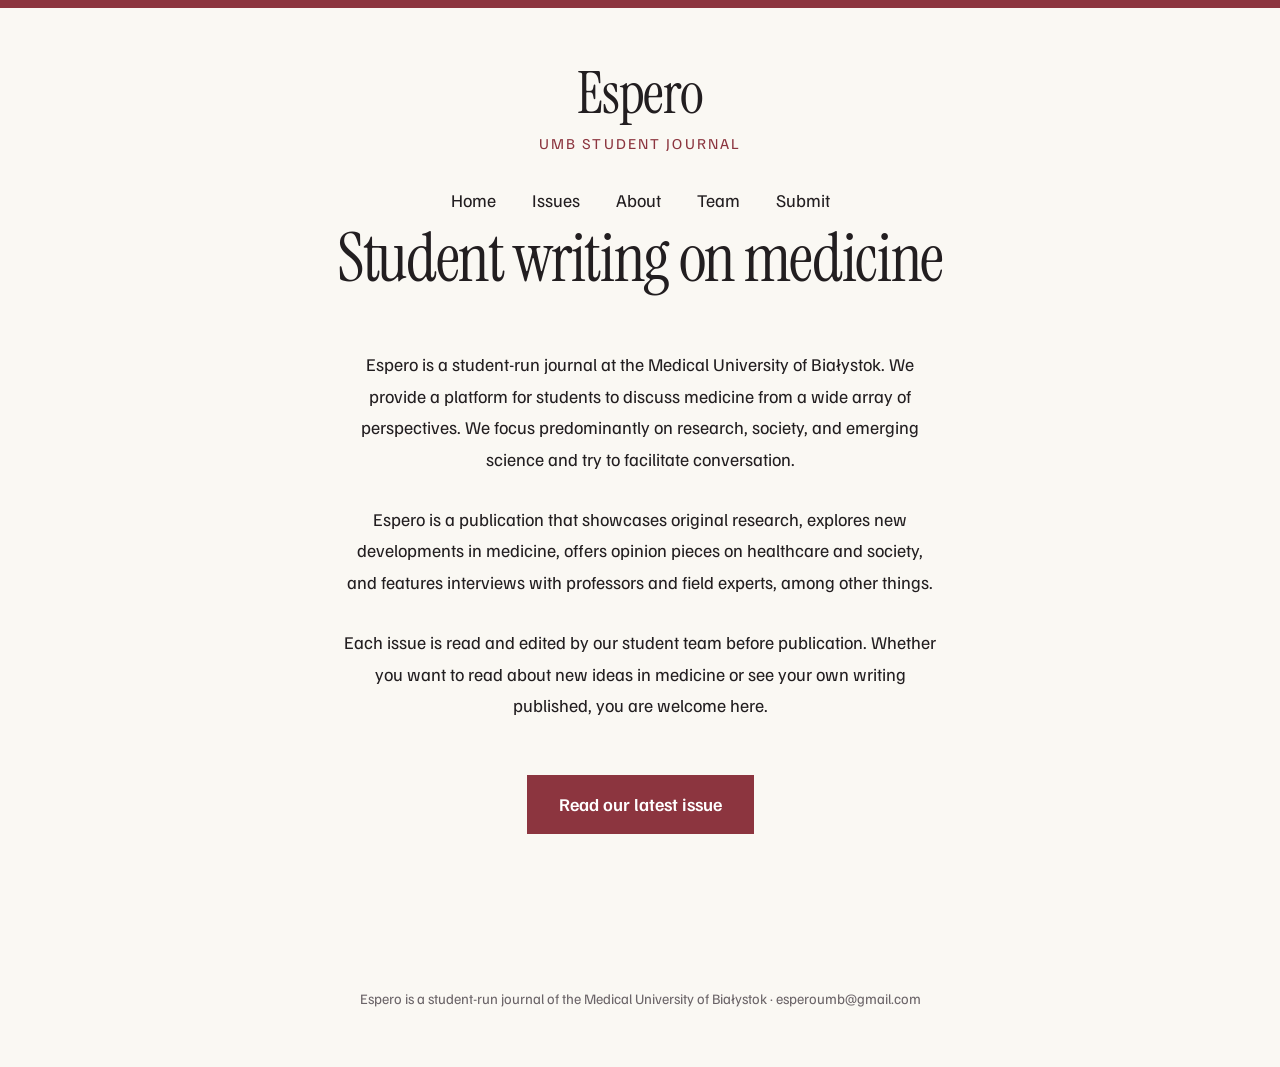
<file: index.html>
<!doctype html><html lang="en"><head><meta charset="utf-8"><meta name="viewport" content="width=device-width,initial-scale=1"><meta name="description" content="Espero is a student-run journal of the Medical University of Białystok: research summaries, reviews, interviews and essays on medicine, science and the human experience."><meta property="og:site_name" content="Espero"><meta property="og:description" content="Student writing on medicine, science and the human experience from the Medical University of Białystok."><meta name="theme-color" content="#8C353F"><link rel="preconnect" href="https://fonts.googleapis.com"><link rel="preconnect" href="https://fonts.gstatic.com" crossorigin><link href="https://fonts.googleapis.com/css2?family=Familjen+Grotesk:wght@400;600&family=Instrument+Serif&display=swap" rel="stylesheet"><title>Espero – UMB Student Journal</title><style>:root{--bg:#FAF8F3;--ink:#221E20;--muted:#6b6468;--wine:#8C353F;--pink:#D8B0BC;--navy:#33475A}
*{box-sizing:border-box;margin:0}
body{background:var(--bg);color:var(--ink);font:18px/1.75 "Familjen Grotesk",system-ui,sans-serif;text-align:center}
a{color:inherit;text-decoration:none}
a:focus-visible{outline:3px solid var(--wine);outline-offset:3px}
h1,h2,h3,.mark{font-family:"Instrument Serif",Georgia,serif;font-weight:400;letter-spacing:-.02em;line-height:1.05}
.wrap{max-width:780px;margin:0 auto;padding:0 24px}
header{padding:56px 24px 0;border-top:8px solid var(--wine)}
.mark{display:inline-block;font-size:3.6rem}
nav{margin-top:22px}
nav>a,.dd>a{display:inline-block;margin:0 18px;padding:6px 0}
nav a:hover{color:var(--wine)}
.dd{position:relative;display:inline-block}
.dd ul{display:none;position:absolute;top:100%;left:50%;transform:translateX(-50%);z-index:5;list-style:none;padding:12px 24px;background:var(--bg);border:1px solid #ddd6cc;white-space:nowrap}
.dd:hover ul,.dd:focus-within ul{display:block}
.dd li a{display:block;padding:5px 0}
main{padding:90px 0 20px}
.hero h1{font-size:clamp(2.6rem,7vw,4.2rem);max-width:13em;margin:0 auto 56px}
.lead{max-width:33em;margin:0 auto}
.lead p{margin-bottom:1.6em}
.issue h1{font-size:clamp(2.8rem,9vw,4.8rem)}
.issue p{margin:16px 0 72px;color:var(--wine);font-size:1.2rem}
.entry{margin-bottom:48px}
.entry a{font-weight:600;font-size:1.25rem;line-height:1.4;display:inline-block;max-width:32em}
.entry a:hover{color:var(--wine)}
.entry .by{color:var(--muted);margin-top:4px}
.entry .tag{display:block;color:var(--wine);font-style:italic;font-size:.95rem;margin-bottom:4px}
.text{text-align:left}
.text p{margin-bottom:1.5em}
.btn{display:inline-block;margin-top:24px;padding:14px 32px;background:var(--wine);color:#fff;font-weight:600}
.btn:hover{background:var(--navy)}
.sub{display:block;margin-top:6px;font-size:.95rem;letter-spacing:.14em;text-transform:uppercase;color:var(--wine)}
footer{margin-top:120px;padding:32px 24px 56px;font-size:.9rem;color:var(--muted)}</style></head><body><header><a class="mark" href="index.html">Espero</a><span class="sub">UMB Student Journal</span><nav><a href="index.html">Home</a><a href="issues.html">Issues</a><a href="about.html">About</a><a href="team.html">Team</a><a href="submit.html">Submit</a></nav></header><main class="wrap"><div class="hero"><h1>Student writing on medicine</h1></div><div class="lead">
<p>Espero is a student-run journal at the Medical University of Białystok. We provide a platform for students to discuss medicine from a wide array of perspectives. We focus predominantly on research, society, and emerging science and try to facilitate conversation.</p>
<p>Espero is a publication that showcases original research, explores new developments in medicine, offers opinion pieces on healthcare and society, and features interviews with professors and field experts, among other things.</p>
<p>Each issue is read and edited by our student team before publication. Whether you want to read about new ideas in medicine or see your own writing published, you are welcome here.</p>
<a class="btn" href="issues/vol-1-issue-1.html">Read our latest issue</a></div></main><footer>Espero is a student-run journal of the Medical University of Białystok · <a href="mailto:esperoumb@gmail.com">esperoumb@gmail.com</a></footer></body></html>
</file>
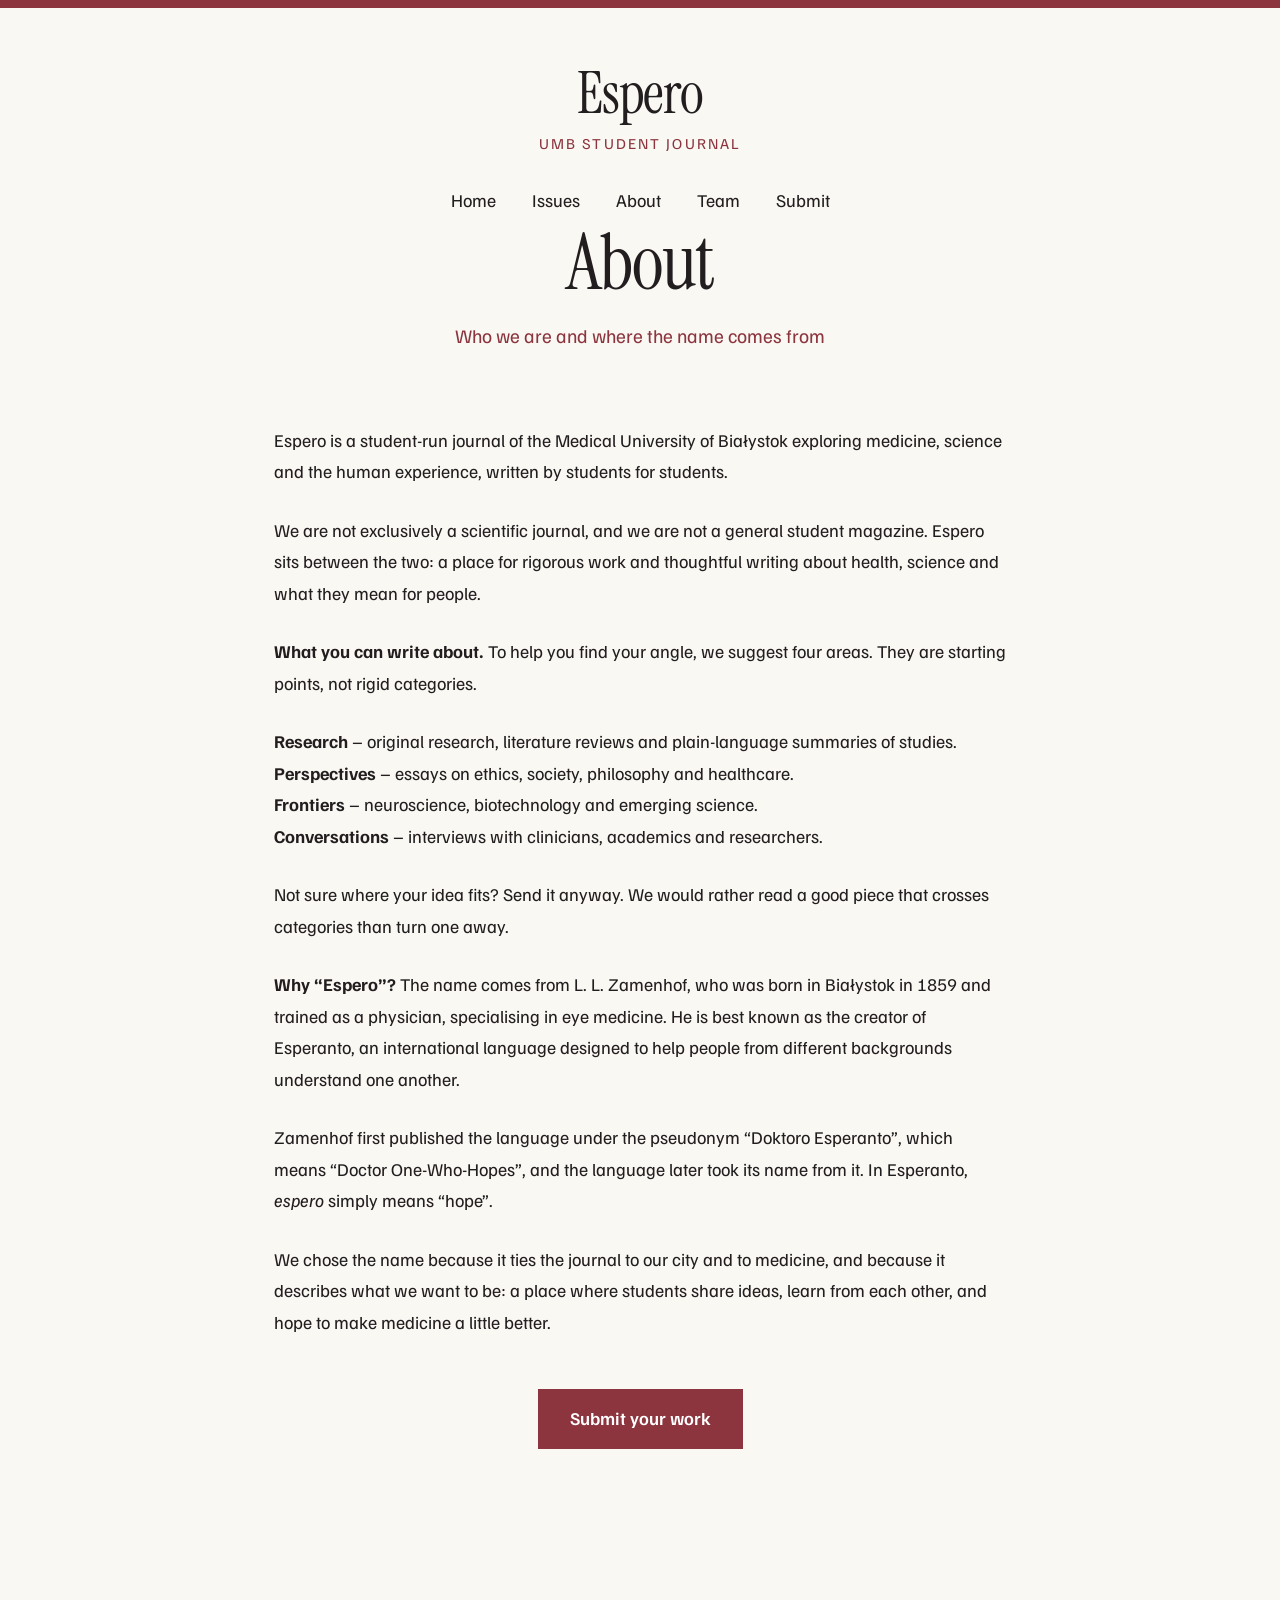
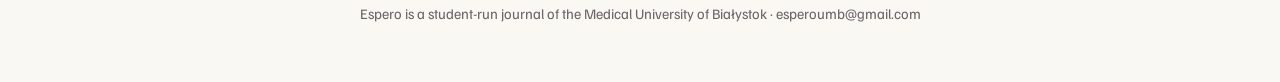
<file: about.html>
<!doctype html><html lang="en"><head><meta charset="utf-8"><meta name="viewport" content="width=device-width,initial-scale=1"><meta name="description" content="Espero is a student-run journal of the Medical University of Białystok: research summaries, reviews, interviews and essays on medicine, science and the human experience."><meta property="og:site_name" content="Espero"><meta property="og:description" content="Student writing on medicine, science and the human experience from the Medical University of Białystok."><meta name="theme-color" content="#8C353F"><link rel="preconnect" href="https://fonts.googleapis.com"><link rel="preconnect" href="https://fonts.gstatic.com" crossorigin><link href="https://fonts.googleapis.com/css2?family=Familjen+Grotesk:wght@400;600&family=Instrument+Serif&display=swap" rel="stylesheet"><title>About – Espero</title><style>:root{--bg:#FAF8F3;--ink:#221E20;--muted:#6b6468;--wine:#8C353F;--pink:#D8B0BC;--navy:#33475A}
*{box-sizing:border-box;margin:0}
body{background:var(--bg);color:var(--ink);font:18px/1.75 "Familjen Grotesk",system-ui,sans-serif;text-align:center}
a{color:inherit;text-decoration:none}
a:focus-visible{outline:3px solid var(--wine);outline-offset:3px}
h1,h2,h3,.mark{font-family:"Instrument Serif",Georgia,serif;font-weight:400;letter-spacing:-.02em;line-height:1.05}
.wrap{max-width:780px;margin:0 auto;padding:0 24px}
header{padding:56px 24px 0;border-top:8px solid var(--wine)}
.mark{display:inline-block;font-size:3.6rem}
nav{margin-top:22px}
nav>a,.dd>a{display:inline-block;margin:0 18px;padding:6px 0}
nav a:hover{color:var(--wine)}
.dd{position:relative;display:inline-block}
.dd ul{display:none;position:absolute;top:100%;left:50%;transform:translateX(-50%);z-index:5;list-style:none;padding:12px 24px;background:var(--bg);border:1px solid #ddd6cc;white-space:nowrap}
.dd:hover ul,.dd:focus-within ul{display:block}
.dd li a{display:block;padding:5px 0}
main{padding:90px 0 20px}
.hero h1{font-size:clamp(2.6rem,7vw,4.2rem);max-width:13em;margin:0 auto 56px}
.lead{max-width:33em;margin:0 auto}
.lead p{margin-bottom:1.6em}
.issue h1{font-size:clamp(2.8rem,9vw,4.8rem)}
.issue p{margin:16px 0 72px;color:var(--wine);font-size:1.2rem}
.entry{margin-bottom:48px}
.entry a{font-weight:600;font-size:1.25rem;line-height:1.4;display:inline-block;max-width:32em}
.entry a:hover{color:var(--wine)}
.entry .by{color:var(--muted);margin-top:4px}
.entry .tag{display:block;color:var(--wine);font-style:italic;font-size:.95rem;margin-bottom:4px}
.text{text-align:left}
.text p{margin-bottom:1.5em}
.btn{display:inline-block;margin-top:24px;padding:14px 32px;background:var(--wine);color:#fff;font-weight:600}
.btn:hover{background:var(--navy)}
.sub{display:block;margin-top:6px;font-size:.95rem;letter-spacing:.14em;text-transform:uppercase;color:var(--wine)}
footer{margin-top:120px;padding:32px 24px 56px;font-size:.9rem;color:var(--muted)}</style></head><body><header><a class="mark" href="index.html">Espero</a><span class="sub">UMB Student Journal</span><nav><a href="index.html">Home</a><a href="issues.html">Issues</a><a href="about.html">About</a><a href="team.html">Team</a><a href="submit.html">Submit</a></nav></header><main class="wrap"><div class="issue"><h1>About</h1><p>Who we are and where the name comes from</p></div><div class="text"><p>Espero is a student-run journal of the Medical University of Białystok exploring medicine, science and the human experience, written by students for students.</p><p>We are not exclusively a scientific journal, and we are not a general student magazine. Espero sits between the two: a place for rigorous work and thoughtful writing about health, science and what they mean for people.</p><p><b>What you can write about.</b> To help you find your angle, we suggest four areas. They are starting points, not rigid categories.</p><p><b>Research</b> – original research, literature reviews and plain-language summaries of studies.<br><b>Perspectives</b> – essays on ethics, society, philosophy and healthcare.<br><b>Frontiers</b> – neuroscience, biotechnology and emerging science.<br><b>Conversations</b> – interviews with clinicians, academics and researchers.</p><p>Not sure where your idea fits? Send it anyway. We would rather read a good piece that crosses categories than turn one away.</p><p><b>Why “Espero”?</b> The name comes from L. L. Zamenhof, who was born in Białystok in 1859 and trained as a physician, specialising in eye medicine. He is best known as the creator of Esperanto, an international language designed to help people from different backgrounds understand one another.</p><p>Zamenhof first published the language under the pseudonym “Doktoro Esperanto”, which means “Doctor One-Who-Hopes”, and the language later took its name from it. In Esperanto, <i>espero</i> simply means “hope”.</p><p>We chose the name because it ties the journal to our city and to medicine, and because it describes what we want to be: a place where students share ideas, learn from each other, and hope to make medicine a little better.</p><p style="text-align:center"><a class="btn" href="submit.html">Submit your work</a></p></div></main><footer>Espero is a student-run journal of the Medical University of Białystok · <a href="mailto:esperoumb@gmail.com">esperoumb@gmail.com</a></footer></body></html>
</file>
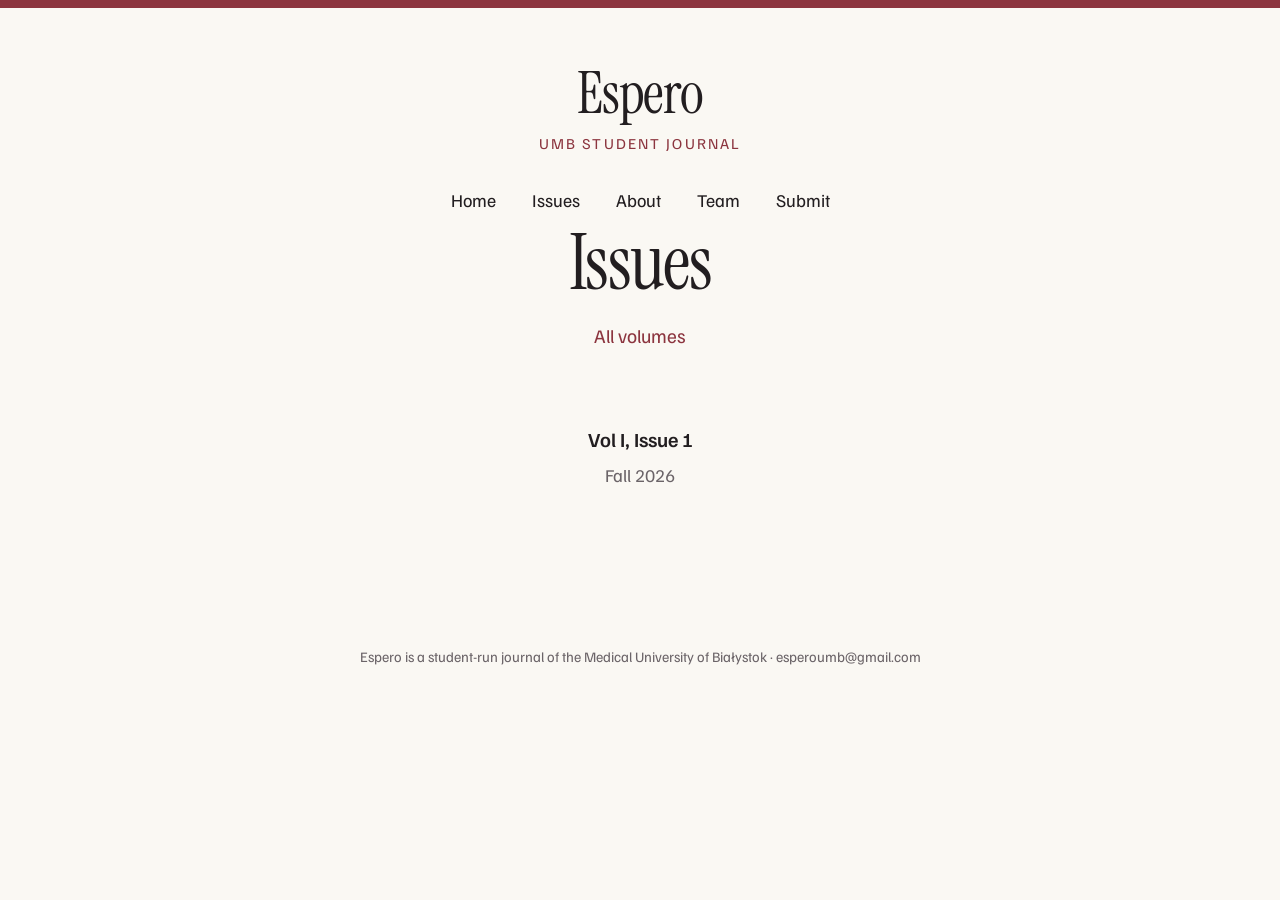
<file: issues.html>
<!doctype html><html lang="en"><head><meta charset="utf-8"><meta name="viewport" content="width=device-width,initial-scale=1"><meta name="description" content="Espero is a student-run journal of the Medical University of Białystok: research summaries, reviews, interviews and essays on medicine, science and the human experience."><meta property="og:site_name" content="Espero"><meta property="og:description" content="Student writing on medicine, science and the human experience from the Medical University of Białystok."><meta name="theme-color" content="#8C353F"><link rel="preconnect" href="https://fonts.googleapis.com"><link rel="preconnect" href="https://fonts.gstatic.com" crossorigin><link href="https://fonts.googleapis.com/css2?family=Familjen+Grotesk:wght@400;600&family=Instrument+Serif&display=swap" rel="stylesheet"><title>Issues – Espero</title><style>:root{--bg:#FAF8F3;--ink:#221E20;--muted:#6b6468;--wine:#8C353F;--pink:#D8B0BC;--navy:#33475A}
*{box-sizing:border-box;margin:0}
body{background:var(--bg);color:var(--ink);font:18px/1.75 "Familjen Grotesk",system-ui,sans-serif;text-align:center}
a{color:inherit;text-decoration:none}
a:focus-visible{outline:3px solid var(--wine);outline-offset:3px}
h1,h2,h3,.mark{font-family:"Instrument Serif",Georgia,serif;font-weight:400;letter-spacing:-.02em;line-height:1.05}
.wrap{max-width:780px;margin:0 auto;padding:0 24px}
header{padding:56px 24px 0;border-top:8px solid var(--wine)}
.mark{display:inline-block;font-size:3.6rem}
nav{margin-top:22px}
nav>a,.dd>a{display:inline-block;margin:0 18px;padding:6px 0}
nav a:hover{color:var(--wine)}
.dd{position:relative;display:inline-block}
.dd ul{display:none;position:absolute;top:100%;left:50%;transform:translateX(-50%);z-index:5;list-style:none;padding:12px 24px;background:var(--bg);border:1px solid #ddd6cc;white-space:nowrap}
.dd:hover ul,.dd:focus-within ul{display:block}
.dd li a{display:block;padding:5px 0}
main{padding:90px 0 20px}
.hero h1{font-size:clamp(2.6rem,7vw,4.2rem);max-width:13em;margin:0 auto 56px}
.lead{max-width:33em;margin:0 auto}
.lead p{margin-bottom:1.6em}
.issue h1{font-size:clamp(2.8rem,9vw,4.8rem)}
.issue p{margin:16px 0 72px;color:var(--wine);font-size:1.2rem}
.entry{margin-bottom:48px}
.entry a{font-weight:600;font-size:1.25rem;line-height:1.4;display:inline-block;max-width:32em}
.entry a:hover{color:var(--wine)}
.entry .by{color:var(--muted);margin-top:4px}
.entry .tag{display:block;color:var(--wine);font-style:italic;font-size:.95rem;margin-bottom:4px}
.text{text-align:left}
.text p{margin-bottom:1.5em}
.btn{display:inline-block;margin-top:24px;padding:14px 32px;background:var(--wine);color:#fff;font-weight:600}
.btn:hover{background:var(--navy)}
.sub{display:block;margin-top:6px;font-size:.95rem;letter-spacing:.14em;text-transform:uppercase;color:var(--wine)}
footer{margin-top:120px;padding:32px 24px 56px;font-size:.9rem;color:var(--muted)}</style></head><body><header><a class="mark" href="index.html">Espero</a><span class="sub">UMB Student Journal</span><nav><a href="index.html">Home</a><a href="issues.html">Issues</a><a href="about.html">About</a><a href="team.html">Team</a><a href="submit.html">Submit</a></nav></header><main class="wrap"><div class="issue"><h1>Issues</h1><p>All volumes</p></div><div class="entry"><a href="issues/vol-1-issue-1.html">Vol I, Issue 1</a><div class="by">Fall 2026</div></div></main><footer>Espero is a student-run journal of the Medical University of Białystok · <a href="mailto:esperoumb@gmail.com">esperoumb@gmail.com</a></footer></body></html>
</file>
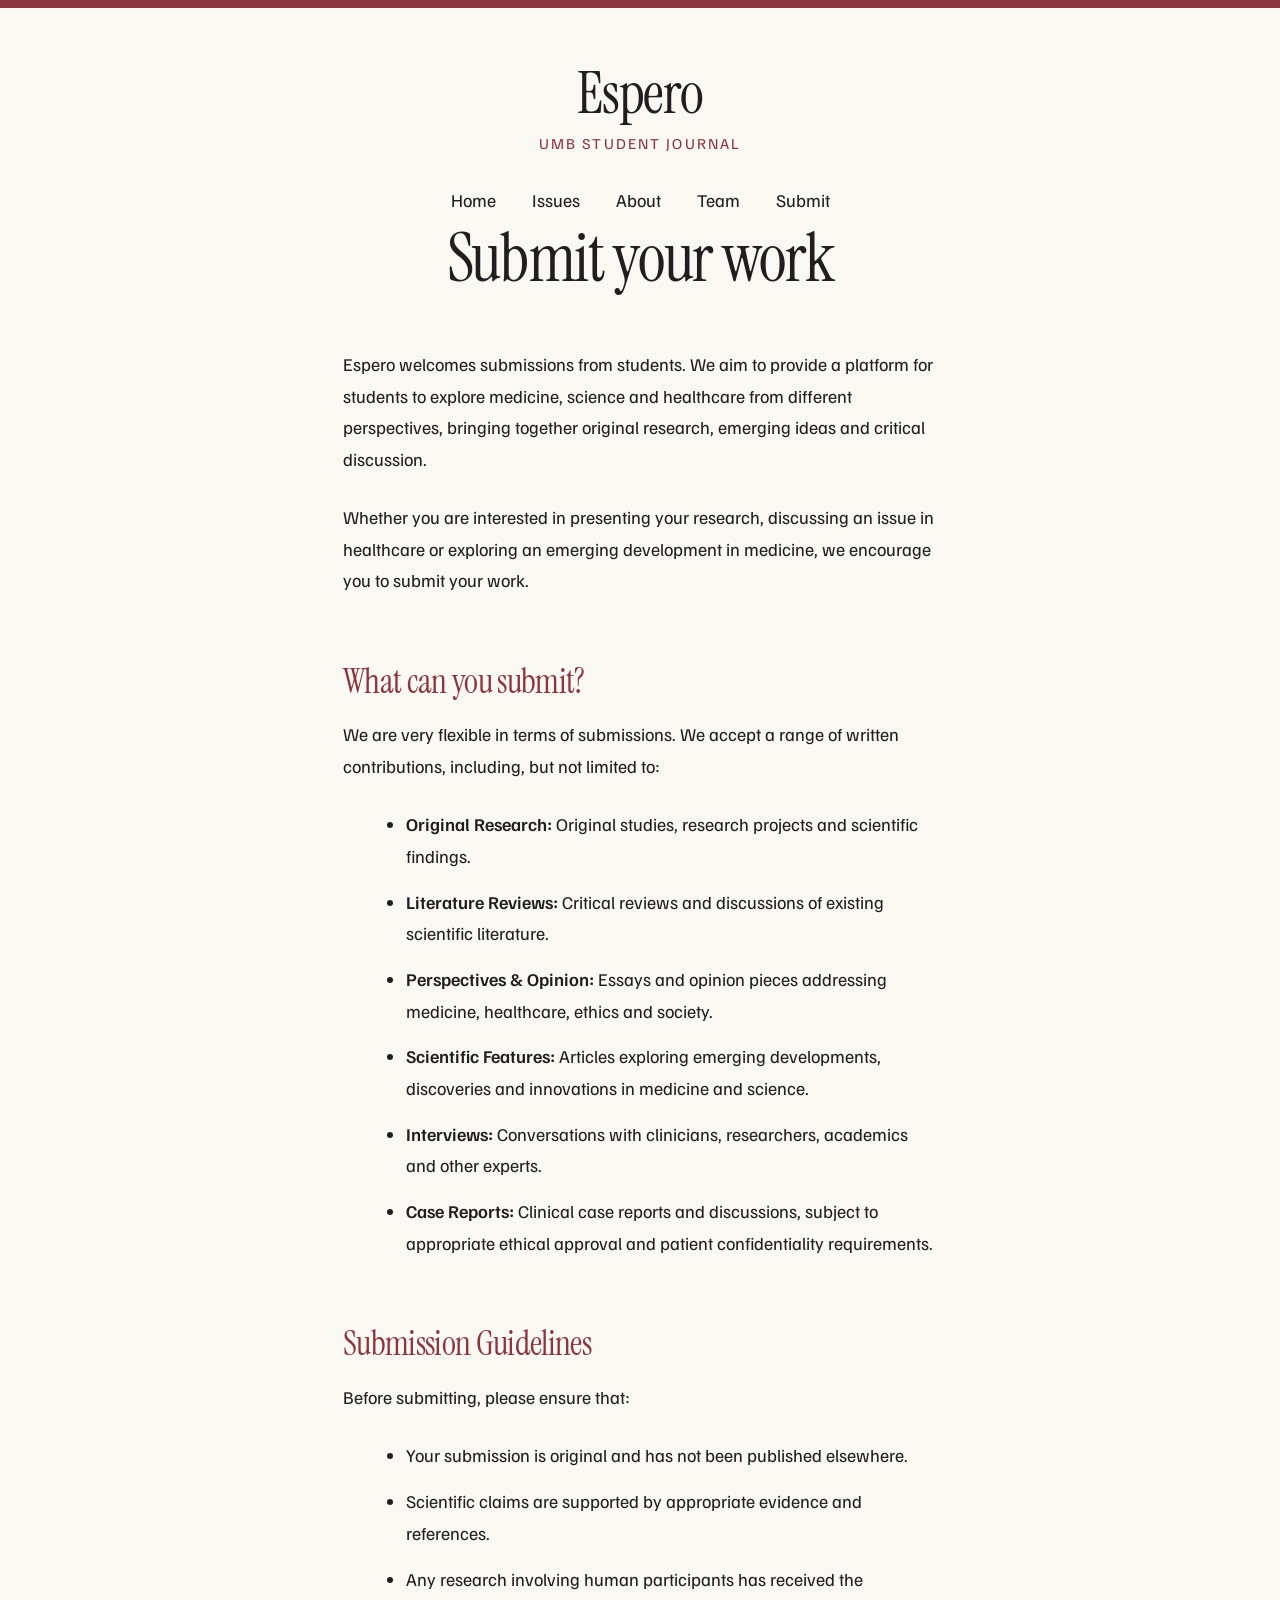
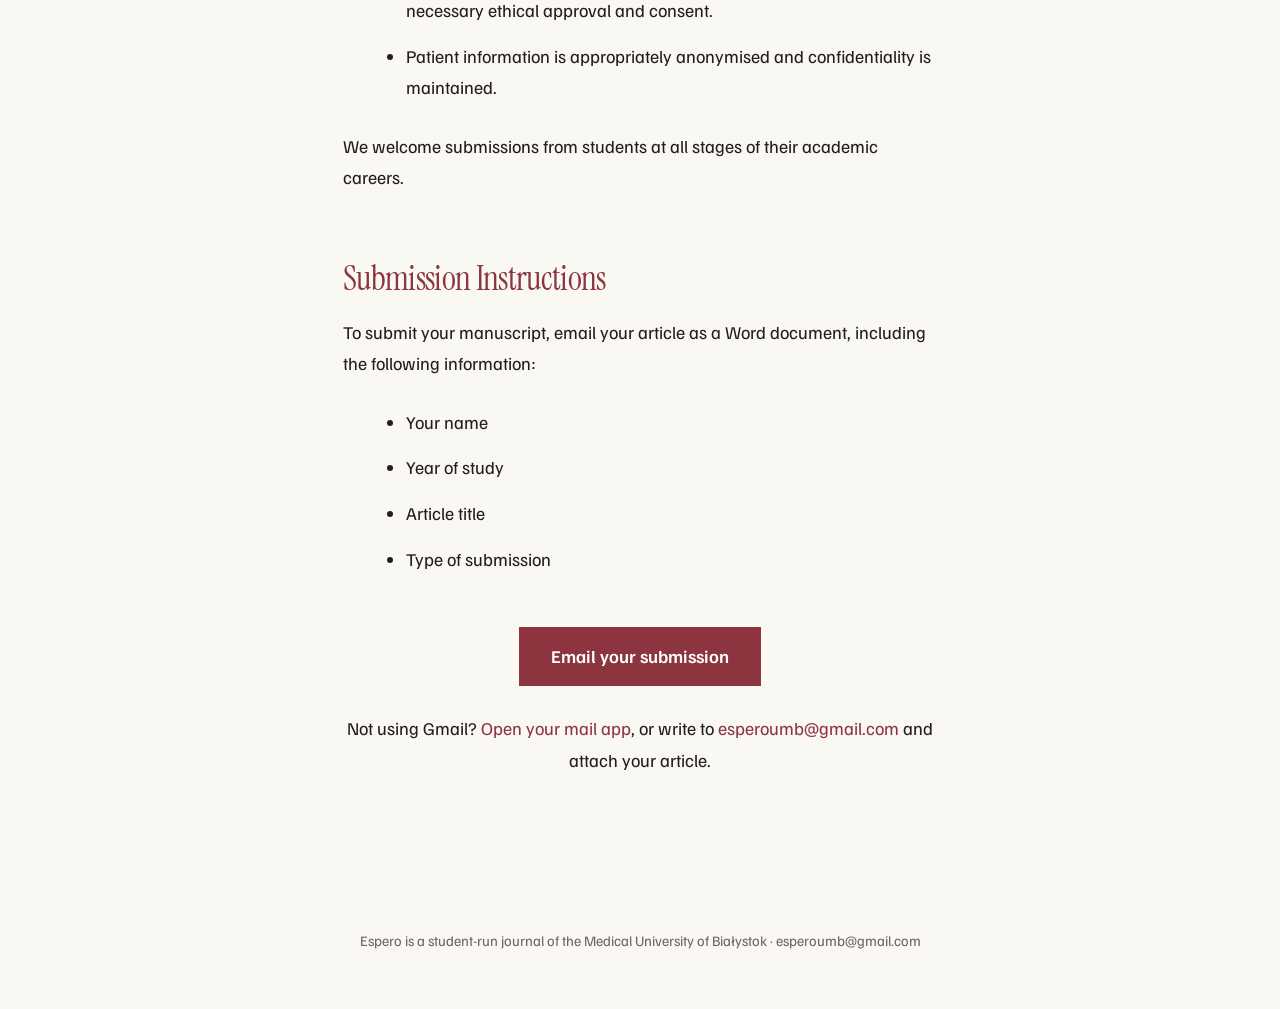
<file: submit.html>
<!doctype html><html lang="en"><head><meta charset="utf-8"><meta name="viewport" content="width=device-width,initial-scale=1"><meta name="description" content="Submit your work to Espero: original research, literature reviews, perspectives, scientific features, interviews and case reports."><meta property="og:site_name" content="Espero"><meta property="og:description" content="Espero welcomes student submissions on medicine, science and healthcare."><meta name="theme-color" content="#8C353F"><link rel="preconnect" href="https://fonts.googleapis.com"><link rel="preconnect" href="https://fonts.gstatic.com" crossorigin><link href="https://fonts.googleapis.com/css2?family=Familjen+Grotesk:wght@400;600&family=Instrument+Serif&display=swap" rel="stylesheet"><title>Submit – Espero</title><style>:root{--bg:#FAF8F3;--ink:#221E20;--muted:#6b6468;--wine:#8C353F;--pink:#D8B0BC;--navy:#33475A}
*{box-sizing:border-box;margin:0}
body{background:var(--bg);color:var(--ink);font:18px/1.75 "Familjen Grotesk",system-ui,sans-serif;text-align:center}
a{color:inherit;text-decoration:none}
a:focus-visible{outline:3px solid var(--wine);outline-offset:3px}
h1,h2,h3,.mark{font-family:"Instrument Serif",Georgia,serif;font-weight:400;letter-spacing:-.02em;line-height:1.05}
.wrap{max-width:780px;margin:0 auto;padding:0 24px}
header{padding:56px 24px 0;border-top:8px solid var(--wine)}
.mark{display:inline-block;font-size:3.6rem}
nav{margin-top:22px}
nav>a,.dd>a{display:inline-block;margin:0 18px;padding:6px 0}
nav a:hover{color:var(--wine)}
.dd{position:relative;display:inline-block}
.dd ul{display:none;position:absolute;top:100%;left:50%;transform:translateX(-50%);z-index:5;list-style:none;padding:12px 24px;background:var(--bg);border:1px solid #ddd6cc;white-space:nowrap}
.dd:hover ul,.dd:focus-within ul{display:block}
.dd li a{display:block;padding:5px 0}
main{padding:90px 0 20px}
.hero h1{font-size:clamp(2.6rem,7vw,4.2rem);max-width:13em;margin:0 auto 56px}
.text{text-align:left;max-width:33em;margin:0 auto}
.text p{margin-bottom:1.5em}
.text h2{font-size:2.1rem;margin:2em 0 .6em;color:var(--wine)}
.text ul{margin:0 0 1.5em 1.3em}
.text li{margin-bottom:.8em}
.text strong{font-weight:600}
.cta{text-align:center}
.btn{display:inline-block;margin-top:24px;padding:14px 32px;background:var(--wine);color:#fff;font-weight:600}
.btn:hover{background:var(--navy)}
.sub{display:block;margin-top:6px;font-size:.95rem;letter-spacing:.14em;text-transform:uppercase;color:var(--wine)}
footer{margin-top:120px;padding:32px 24px 56px;font-size:.9rem;color:var(--muted)}</style></head><body><header><a class="mark" href="index.html">Espero</a><span class="sub">UMB Student Journal</span><nav><a href="index.html">Home</a><a href="issues.html">Issues</a><a href="about.html">About</a><a href="team.html">Team</a><a href="submit.html">Submit</a></nav></header><main class="wrap"><div class="hero"><h1>Submit your work</h1></div><div class="text">
<p>Espero welcomes submissions from students. We aim to provide a platform for students to explore medicine, science and healthcare from different perspectives, bringing together original research, emerging ideas and critical discussion.</p>
<p>Whether you are interested in presenting your research, discussing an issue in healthcare or exploring an emerging development in medicine, we encourage you to submit your work.</p>

<h2>What can you submit?</h2>
<p>We are very flexible in terms of submissions. We accept a range of written contributions, including, but not limited to:</p>
<ul>
<li><strong>Original Research:</strong> Original studies, research projects and scientific findings.</li>
<li><strong>Literature Reviews:</strong> Critical reviews and discussions of existing scientific literature.</li>
<li><strong>Perspectives &amp; Opinion:</strong> Essays and opinion pieces addressing medicine, healthcare, ethics and society.</li>
<li><strong>Scientific Features:</strong> Articles exploring emerging developments, discoveries and innovations in medicine and science.</li>
<li><strong>Interviews:</strong> Conversations with clinicians, researchers, academics and other experts.</li>
<li><strong>Case Reports:</strong> Clinical case reports and discussions, subject to appropriate ethical approval and patient confidentiality requirements.</li>
</ul>

<h2>Submission Guidelines</h2>
<p>Before submitting, please ensure that:</p>
<ul>
<li>Your submission is original and has not been published elsewhere.</li>
<li>Scientific claims are supported by appropriate evidence and references.</li>
<li>Any research involving human participants has received the necessary ethical approval and consent.</li>
<li>Patient information is appropriately anonymised and confidentiality is maintained.</li>
</ul>
<p>We welcome submissions from students at all stages of their academic careers.</p>

<h2>Submission Instructions</h2>
<p>To submit your manuscript, email your article as a Word document, including the following information:</p>
<ul>
<li>Your name</li>
<li>Year of study</li>
<li>Article title</li>
<li>Type of submission</li>
</ul>
<p style="text-align:center"><a class="btn" href="https://mail.google.com/mail/?view=cm&amp;fs=1&amp;to=esperoumb@gmail.com&amp;su=Espero%20submission&amp;body=Name:%0AYear%20of%20study:%0AArticle%20title:%0AType%20of%20submission%20(Original%20Research,%20Literature%20Review,%20Perspectives%20%26%20Opinion,%20Scientific%20Feature,%20Interview%20or%20Case%20Report):%0A%0APlease%20attach%20your%20article%20as%20a%20Word%20document." target="_blank" rel="noopener">Email your submission</a></p><p style="text-align:center">Not using Gmail? <a href="mailto:esperoumb@gmail.com?subject=Espero%20submission&amp;body=Name:%0AYear%20of%20study:%0AArticle%20title:%0AType%20of%20submission%20(Original%20Research,%20Literature%20Review,%20Perspectives%20%26%20Opinion,%20Scientific%20Feature,%20Interview%20or%20Case%20Report):%0A%0APlease%20attach%20your%20article%20as%20a%20Word%20document." style="color:var(--wine)">Open your mail app</a>, or write to <a href="mailto:esperoumb@gmail.com" style="color:var(--wine)">esperoumb@gmail.com</a> and attach your article.</p>
</div></main><footer>Espero is a student-run journal of the Medical University of Białystok · <a href="mailto:esperoumb@gmail.com">esperoumb@gmail.com</a></footer></body></html>
</file>
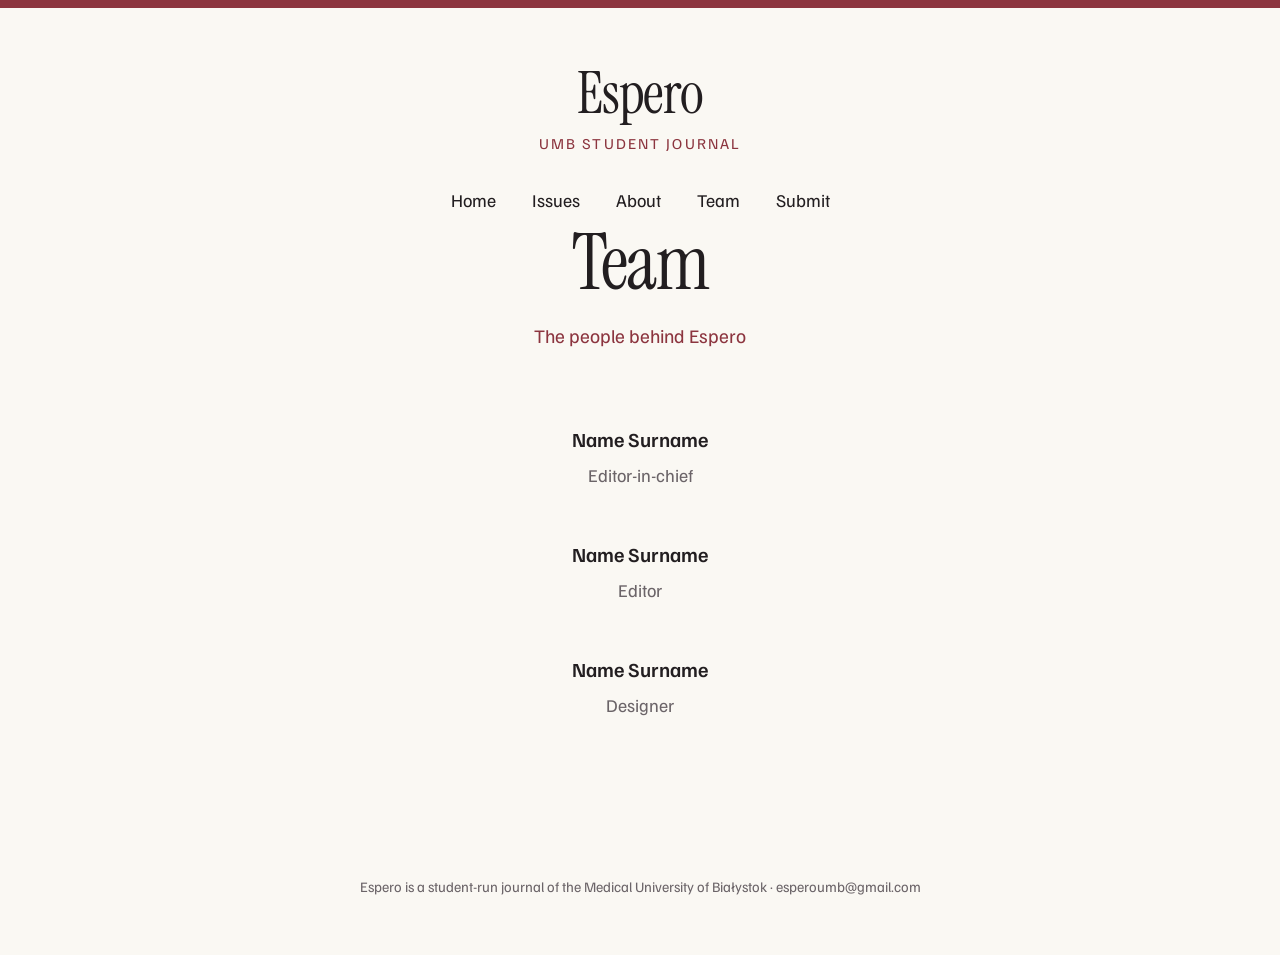
<file: team.html>
<!doctype html><html lang="en"><head><meta charset="utf-8"><meta name="viewport" content="width=device-width,initial-scale=1"><meta name="description" content="Espero is a student-run journal of the Medical University of Białystok: research summaries, reviews, interviews and essays on medicine, science and the human experience."><meta property="og:site_name" content="Espero"><meta property="og:description" content="Student writing on medicine, science and the human experience from the Medical University of Białystok."><meta name="theme-color" content="#8C353F"><link rel="preconnect" href="https://fonts.googleapis.com"><link rel="preconnect" href="https://fonts.gstatic.com" crossorigin><link href="https://fonts.googleapis.com/css2?family=Familjen+Grotesk:wght@400;600&family=Instrument+Serif&display=swap" rel="stylesheet"><title>Team – Espero</title><style>:root{--bg:#FAF8F3;--ink:#221E20;--muted:#6b6468;--wine:#8C353F;--pink:#D8B0BC;--navy:#33475A}
*{box-sizing:border-box;margin:0}
body{background:var(--bg);color:var(--ink);font:18px/1.75 "Familjen Grotesk",system-ui,sans-serif;text-align:center}
a{color:inherit;text-decoration:none}
a:focus-visible{outline:3px solid var(--wine);outline-offset:3px}
h1,h2,h3,.mark{font-family:"Instrument Serif",Georgia,serif;font-weight:400;letter-spacing:-.02em;line-height:1.05}
.wrap{max-width:780px;margin:0 auto;padding:0 24px}
header{padding:56px 24px 0;border-top:8px solid var(--wine)}
.mark{display:inline-block;font-size:3.6rem}
nav{margin-top:22px}
nav>a,.dd>a{display:inline-block;margin:0 18px;padding:6px 0}
nav a:hover{color:var(--wine)}
.dd{position:relative;display:inline-block}
.dd ul{display:none;position:absolute;top:100%;left:50%;transform:translateX(-50%);z-index:5;list-style:none;padding:12px 24px;background:var(--bg);border:1px solid #ddd6cc;white-space:nowrap}
.dd:hover ul,.dd:focus-within ul{display:block}
.dd li a{display:block;padding:5px 0}
main{padding:90px 0 20px}
.hero h1{font-size:clamp(2.6rem,7vw,4.2rem);max-width:13em;margin:0 auto 56px}
.lead{max-width:33em;margin:0 auto}
.lead p{margin-bottom:1.6em}
.issue h1{font-size:clamp(2.8rem,9vw,4.8rem)}
.issue p{margin:16px 0 72px;color:var(--wine);font-size:1.2rem}
.entry{margin-bottom:48px}
.entry a{font-weight:600;font-size:1.25rem;line-height:1.4;display:inline-block;max-width:32em}
.entry a:hover{color:var(--wine)}
.entry .by{color:var(--muted);margin-top:4px}
.entry .tag{display:block;color:var(--wine);font-style:italic;font-size:.95rem;margin-bottom:4px}
.text{text-align:left}
.text p{margin-bottom:1.5em}
.btn{display:inline-block;margin-top:24px;padding:14px 32px;background:var(--wine);color:#fff;font-weight:600}
.btn:hover{background:var(--navy)}
.sub{display:block;margin-top:6px;font-size:.95rem;letter-spacing:.14em;text-transform:uppercase;color:var(--wine)}
footer{margin-top:120px;padding:32px 24px 56px;font-size:.9rem;color:var(--muted)}</style></head><body><header><a class="mark" href="index.html">Espero</a><span class="sub">UMB Student Journal</span><nav><a href="index.html">Home</a><a href="issues.html">Issues</a><a href="about.html">About</a><a href="team.html">Team</a><a href="submit.html">Submit</a></nav></header><main class="wrap"><div class="issue"><h1>Team</h1><p>The people behind Espero</p></div><div class="entry"><a>Name Surname</a><div class="by">Editor-in-chief</div></div><div class="entry"><a>Name Surname</a><div class="by">Editor</div></div><div class="entry"><a>Name Surname</a><div class="by">Designer</div></div></main><footer>Espero is a student-run journal of the Medical University of Białystok · <a href="mailto:esperoumb@gmail.com">esperoumb@gmail.com</a></footer></body></html>
</file>
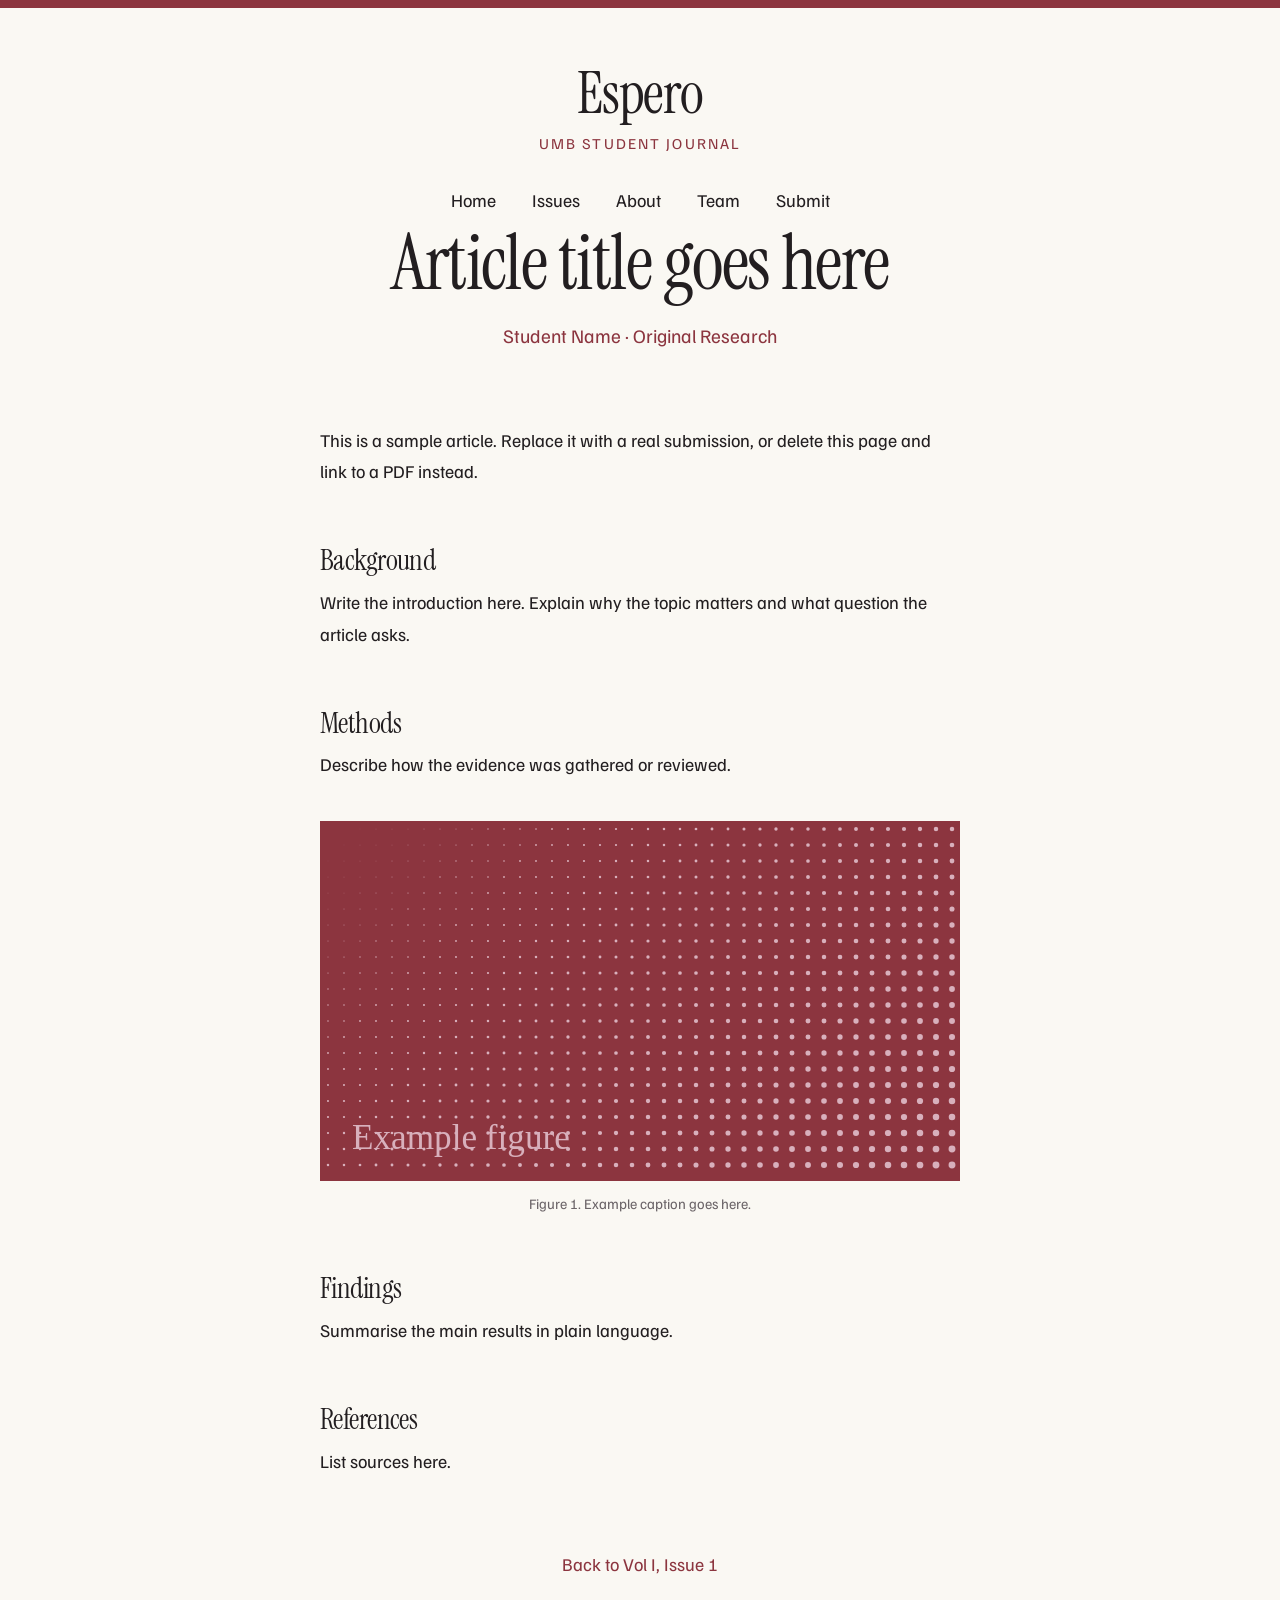
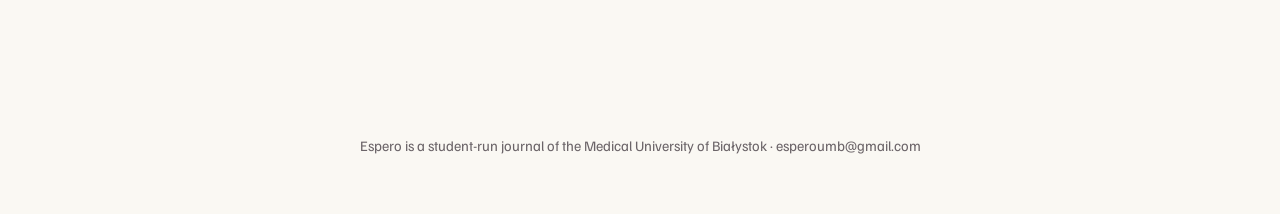
<file: articles/example-article-1.html>
<!doctype html><html lang="en"><head><meta charset="utf-8"><meta name="viewport" content="width=device-width,initial-scale=1"><meta name="description" content="Espero is a student-run journal of the Medical University of Białystok: research summaries, reviews, interviews and essays on medicine, science and the human experience."><meta property="og:site_name" content="Espero"><meta property="og:description" content="Student writing on medicine, science and the human experience from the Medical University of Białystok."><meta name="theme-color" content="#8C353F"><link rel="preconnect" href="https://fonts.googleapis.com"><link rel="preconnect" href="https://fonts.gstatic.com" crossorigin><link href="https://fonts.googleapis.com/css2?family=Familjen+Grotesk:wght@400;600&family=Instrument+Serif&display=swap" rel="stylesheet"><title>Article title goes here – Espero</title><style>:root{--bg:#FAF8F3;--ink:#221E20;--muted:#6b6468;--wine:#8C353F;--pink:#D8B0BC;--navy:#33475A}
*{box-sizing:border-box;margin:0}
body{background:var(--bg);color:var(--ink);font:18px/1.75 "Familjen Grotesk",system-ui,sans-serif;text-align:center}
a{color:inherit;text-decoration:none}
a:focus-visible{outline:3px solid var(--wine);outline-offset:3px}
h1,h2,h3,.mark{font-family:"Instrument Serif",Georgia,serif;font-weight:400;letter-spacing:-.02em;line-height:1.05}
.wrap{max-width:780px;margin:0 auto;padding:0 24px}
header{padding:56px 24px 0;border-top:8px solid var(--wine)}
.mark{display:inline-block;font-size:3.6rem}
nav{margin-top:22px}
nav>a,.dd>a{display:inline-block;margin:0 18px;padding:6px 0}
nav a:hover{color:var(--wine)}
.dd{position:relative;display:inline-block}
.dd ul{display:none;position:absolute;top:100%;left:50%;transform:translateX(-50%);z-index:5;list-style:none;padding:12px 24px;background:var(--bg);border:1px solid #ddd6cc;white-space:nowrap}
.dd:hover ul,.dd:focus-within ul{display:block}
.dd li a{display:block;padding:5px 0}
main{padding:90px 0 20px}
.hero h1{font-size:clamp(2.6rem,7vw,4.2rem);max-width:13em;margin:0 auto 56px}
.lead{max-width:33em;margin:0 auto}
.lead p{margin-bottom:1.6em}
.issue h1{font-size:clamp(2.8rem,9vw,4.8rem)}
.issue p{margin:16px 0 72px;color:var(--wine);font-size:1.2rem}
.entry{margin-bottom:48px}
.entry a{font-weight:600;font-size:1.25rem;line-height:1.4;display:inline-block;max-width:32em}
.entry a:hover{color:var(--wine)}
.entry .by{color:var(--muted);margin-top:4px}
.entry .tag{display:block;color:var(--wine);font-style:italic;font-size:.95rem;margin-bottom:4px}
.text{text-align:left}
.text p{margin-bottom:1.5em}
.btn{display:inline-block;margin-top:24px;padding:14px 32px;background:var(--wine);color:#fff;font-weight:600}
.btn:hover{background:var(--navy)}
.sub{display:block;margin-top:6px;font-size:.95rem;letter-spacing:.14em;text-transform:uppercase;color:var(--wine)}
footer{margin-top:120px;padding:32px 24px 56px;font-size:.9rem;color:var(--muted)}.art{text-align:left;max-width:64ch;margin:0 auto}.art h3{font-size:1.8rem;margin:2em 0 .4em}.art p{margin-bottom:1.5em}figure{margin:2.2em 0}figure img{display:block;max-width:100%;height:auto;margin:0 auto}figcaption{margin-top:10px;font-size:.9rem;color:var(--muted);text-align:center}.back{display:block;margin-top:72px;text-align:center;color:var(--wine)}</style></head><body><header><a class="mark" href="../index.html">Espero</a><span class="sub">UMB Student Journal</span><nav><a href="../index.html">Home</a><a href="../issues.html">Issues</a><a href="../about.html">About</a><a href="../team.html">Team</a><a href="../submit.html">Submit</a></nav></header><main class="wrap"><div class="issue"><h1>Article title goes here</h1><p>Student Name · Original Research</p></div><div class="art"><p>This is a sample article. Replace it with a real submission, or delete this page and link to a PDF instead.</p><p><h3>Background</h3>Write the introduction here. Explain why the topic matters and what question the article asks.</p><p><h3>Methods</h3>Describe how the evidence was gathered or reviewed.</p><p><figure><img src="../images/example-figure.svg" alt="Example figure" loading="lazy"><figcaption>Figure 1. Example caption goes here.</figcaption></figure><h3>Findings</h3>Summarise the main results in plain language.</p><p><h3>References</h3>List sources here.</p></div><a class="back" href="../issues/vol-1-issue-1.html">Back to Vol I, Issue 1</a></main><footer>Espero is a student-run journal of the Medical University of Białystok · <a href="mailto:esperoumb@gmail.com">esperoumb@gmail.com</a></footer></body></html>
</file>
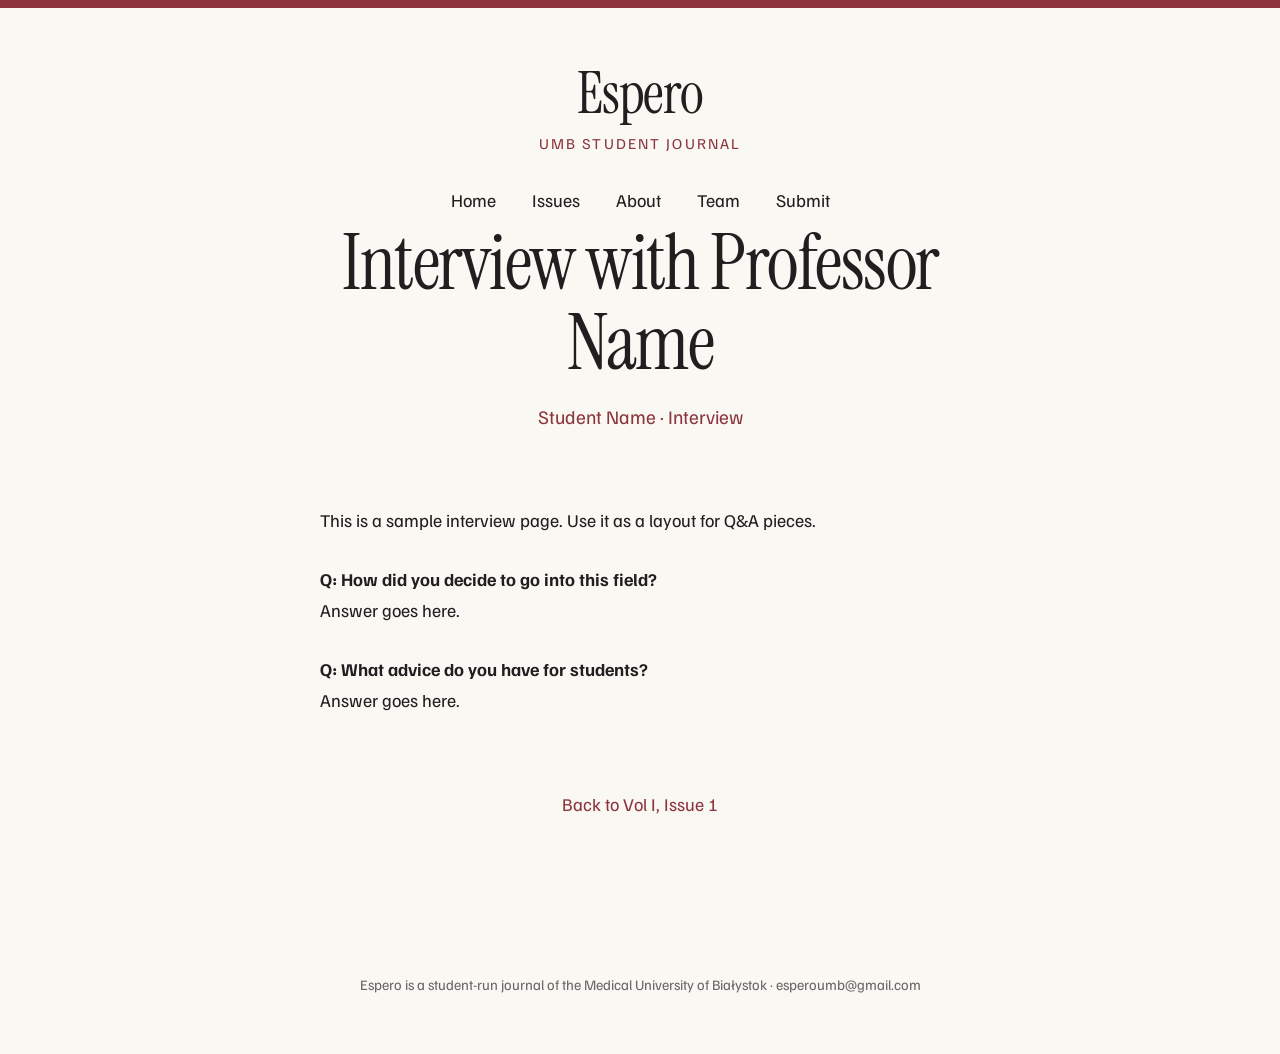
<file: articles/example-article-2.html>
<!doctype html><html lang="en"><head><meta charset="utf-8"><meta name="viewport" content="width=device-width,initial-scale=1"><meta name="description" content="Espero is a student-run journal of the Medical University of Białystok: research summaries, reviews, interviews and essays on medicine, science and the human experience."><meta property="og:site_name" content="Espero"><meta property="og:description" content="Student writing on medicine, science and the human experience from the Medical University of Białystok."><meta name="theme-color" content="#8C353F"><link rel="preconnect" href="https://fonts.googleapis.com"><link rel="preconnect" href="https://fonts.gstatic.com" crossorigin><link href="https://fonts.googleapis.com/css2?family=Familjen+Grotesk:wght@400;600&family=Instrument+Serif&display=swap" rel="stylesheet"><title>Interview with Professor Name – Espero</title><style>:root{--bg:#FAF8F3;--ink:#221E20;--muted:#6b6468;--wine:#8C353F;--pink:#D8B0BC;--navy:#33475A}
*{box-sizing:border-box;margin:0}
body{background:var(--bg);color:var(--ink);font:18px/1.75 "Familjen Grotesk",system-ui,sans-serif;text-align:center}
a{color:inherit;text-decoration:none}
a:focus-visible{outline:3px solid var(--wine);outline-offset:3px}
h1,h2,h3,.mark{font-family:"Instrument Serif",Georgia,serif;font-weight:400;letter-spacing:-.02em;line-height:1.05}
.wrap{max-width:780px;margin:0 auto;padding:0 24px}
header{padding:56px 24px 0;border-top:8px solid var(--wine)}
.mark{display:inline-block;font-size:3.6rem}
nav{margin-top:22px}
nav>a,.dd>a{display:inline-block;margin:0 18px;padding:6px 0}
nav a:hover{color:var(--wine)}
.dd{position:relative;display:inline-block}
.dd ul{display:none;position:absolute;top:100%;left:50%;transform:translateX(-50%);z-index:5;list-style:none;padding:12px 24px;background:var(--bg);border:1px solid #ddd6cc;white-space:nowrap}
.dd:hover ul,.dd:focus-within ul{display:block}
.dd li a{display:block;padding:5px 0}
main{padding:90px 0 20px}
.hero h1{font-size:clamp(2.6rem,7vw,4.2rem);max-width:13em;margin:0 auto 56px}
.lead{max-width:33em;margin:0 auto}
.lead p{margin-bottom:1.6em}
.issue h1{font-size:clamp(2.8rem,9vw,4.8rem)}
.issue p{margin:16px 0 72px;color:var(--wine);font-size:1.2rem}
.entry{margin-bottom:48px}
.entry a{font-weight:600;font-size:1.25rem;line-height:1.4;display:inline-block;max-width:32em}
.entry a:hover{color:var(--wine)}
.entry .by{color:var(--muted);margin-top:4px}
.entry .tag{display:block;color:var(--wine);font-style:italic;font-size:.95rem;margin-bottom:4px}
.text{text-align:left}
.text p{margin-bottom:1.5em}
.btn{display:inline-block;margin-top:24px;padding:14px 32px;background:var(--wine);color:#fff;font-weight:600}
.btn:hover{background:var(--navy)}
.sub{display:block;margin-top:6px;font-size:.95rem;letter-spacing:.14em;text-transform:uppercase;color:var(--wine)}
footer{margin-top:120px;padding:32px 24px 56px;font-size:.9rem;color:var(--muted)}.art{text-align:left;max-width:64ch;margin:0 auto}.art h3{font-size:1.8rem;margin:2em 0 .4em}.art p{margin-bottom:1.5em}figure{margin:2.2em 0}figure img{display:block;max-width:100%;height:auto;margin:0 auto}figcaption{margin-top:10px;font-size:.9rem;color:var(--muted);text-align:center}.back{display:block;margin-top:72px;text-align:center;color:var(--wine)}</style></head><body><header><a class="mark" href="../index.html">Espero</a><span class="sub">UMB Student Journal</span><nav><a href="../index.html">Home</a><a href="../issues.html">Issues</a><a href="../about.html">About</a><a href="../team.html">Team</a><a href="../submit.html">Submit</a></nav></header><main class="wrap"><div class="issue"><h1>Interview with Professor Name</h1><p>Student Name · Interview</p></div><div class="art"><p>This is a sample interview page. Use it as a layout for Q&amp;A pieces.</p><p><b>Q: How did you decide to go into this field?</b><br>Answer goes here.</p><p><b>Q: What advice do you have for students?</b><br>Answer goes here.</p></div><a class="back" href="../issues/vol-1-issue-1.html">Back to Vol I, Issue 1</a></main><footer>Espero is a student-run journal of the Medical University of Białystok · <a href="mailto:esperoumb@gmail.com">esperoumb@gmail.com</a></footer></body></html>
</file>
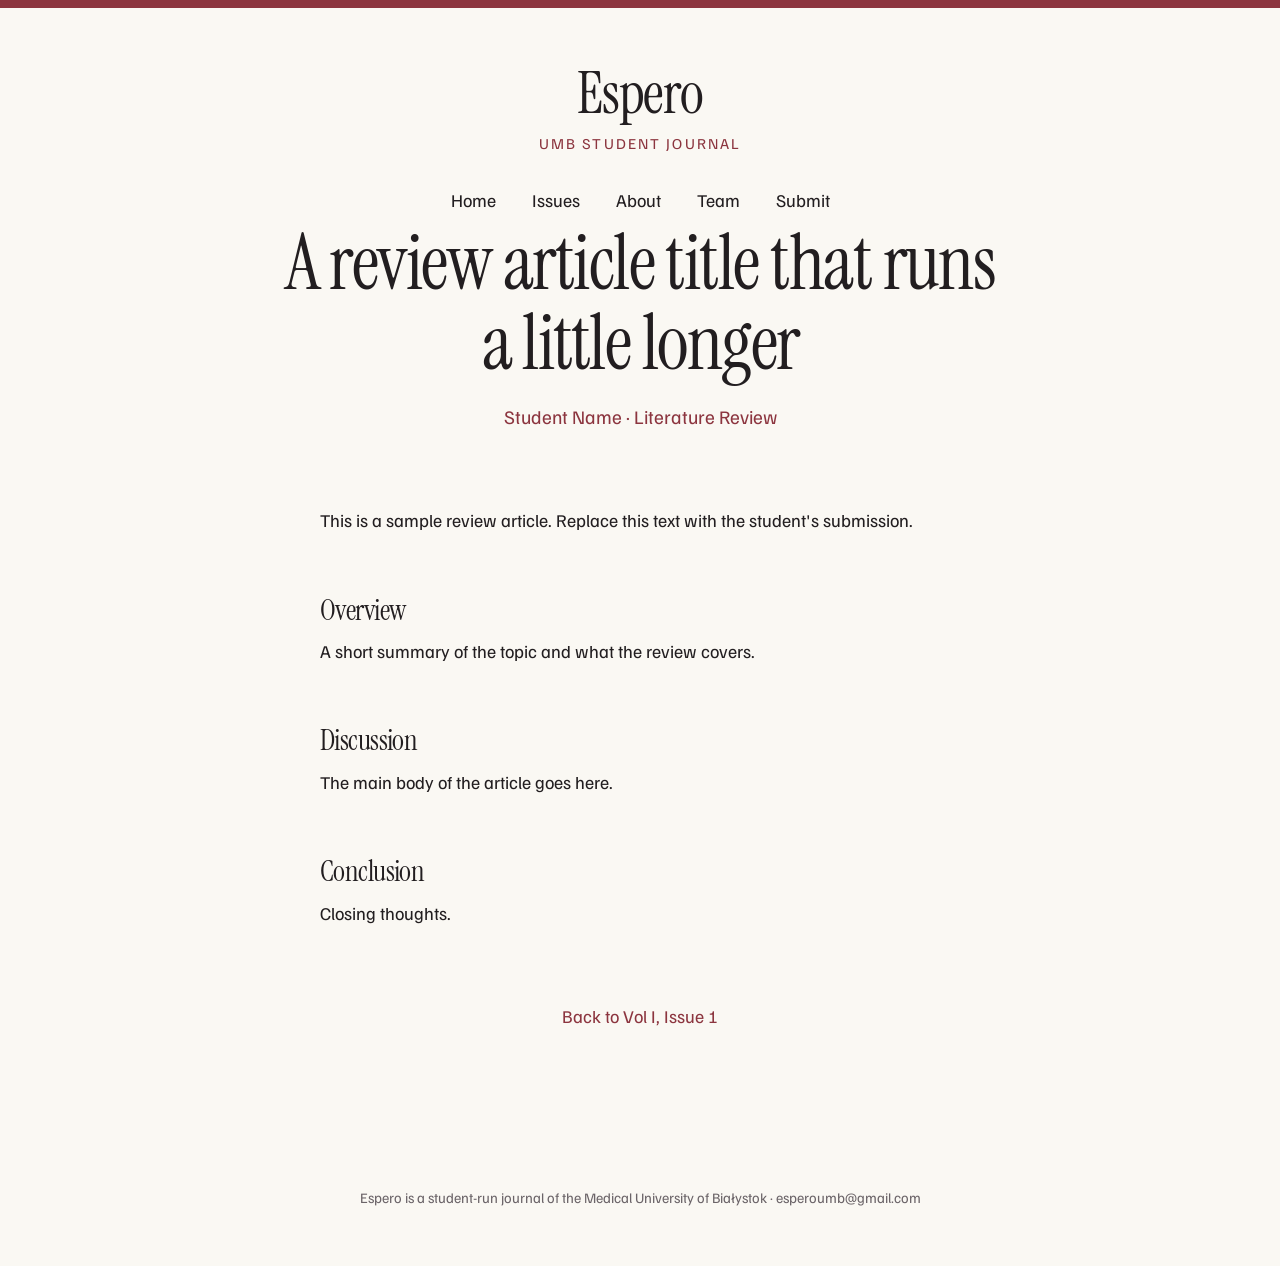
<file: articles/example-article-3.html>
<!doctype html><html lang="en"><head><meta charset="utf-8"><meta name="viewport" content="width=device-width,initial-scale=1"><meta name="description" content="Espero is a student-run journal of the Medical University of Białystok: research summaries, reviews, interviews and essays on medicine, science and the human experience."><meta property="og:site_name" content="Espero"><meta property="og:description" content="Student writing on medicine, science and the human experience from the Medical University of Białystok."><meta name="theme-color" content="#8C353F"><link rel="preconnect" href="https://fonts.googleapis.com"><link rel="preconnect" href="https://fonts.gstatic.com" crossorigin><link href="https://fonts.googleapis.com/css2?family=Familjen+Grotesk:wght@400;600&family=Instrument+Serif&display=swap" rel="stylesheet"><title>A review article title that runs a little longer – Espero</title><style>:root{--bg:#FAF8F3;--ink:#221E20;--muted:#6b6468;--wine:#8C353F;--pink:#D8B0BC;--navy:#33475A}
*{box-sizing:border-box;margin:0}
body{background:var(--bg);color:var(--ink);font:18px/1.75 "Familjen Grotesk",system-ui,sans-serif;text-align:center}
a{color:inherit;text-decoration:none}
a:focus-visible{outline:3px solid var(--wine);outline-offset:3px}
h1,h2,h3,.mark{font-family:"Instrument Serif",Georgia,serif;font-weight:400;letter-spacing:-.02em;line-height:1.05}
.wrap{max-width:780px;margin:0 auto;padding:0 24px}
header{padding:56px 24px 0;border-top:8px solid var(--wine)}
.mark{display:inline-block;font-size:3.6rem}
nav{margin-top:22px}
nav>a,.dd>a{display:inline-block;margin:0 18px;padding:6px 0}
nav a:hover{color:var(--wine)}
.dd{position:relative;display:inline-block}
.dd ul{display:none;position:absolute;top:100%;left:50%;transform:translateX(-50%);z-index:5;list-style:none;padding:12px 24px;background:var(--bg);border:1px solid #ddd6cc;white-space:nowrap}
.dd:hover ul,.dd:focus-within ul{display:block}
.dd li a{display:block;padding:5px 0}
main{padding:90px 0 20px}
.hero h1{font-size:clamp(2.6rem,7vw,4.2rem);max-width:13em;margin:0 auto 56px}
.lead{max-width:33em;margin:0 auto}
.lead p{margin-bottom:1.6em}
.issue h1{font-size:clamp(2.8rem,9vw,4.8rem)}
.issue p{margin:16px 0 72px;color:var(--wine);font-size:1.2rem}
.entry{margin-bottom:48px}
.entry a{font-weight:600;font-size:1.25rem;line-height:1.4;display:inline-block;max-width:32em}
.entry a:hover{color:var(--wine)}
.entry .by{color:var(--muted);margin-top:4px}
.entry .tag{display:block;color:var(--wine);font-style:italic;font-size:.95rem;margin-bottom:4px}
.text{text-align:left}
.text p{margin-bottom:1.5em}
.btn{display:inline-block;margin-top:24px;padding:14px 32px;background:var(--wine);color:#fff;font-weight:600}
.btn:hover{background:var(--navy)}
.sub{display:block;margin-top:6px;font-size:.95rem;letter-spacing:.14em;text-transform:uppercase;color:var(--wine)}
footer{margin-top:120px;padding:32px 24px 56px;font-size:.9rem;color:var(--muted)}.art{text-align:left;max-width:64ch;margin:0 auto}.art h3{font-size:1.8rem;margin:2em 0 .4em}.art p{margin-bottom:1.5em}figure{margin:2.2em 0}figure img{display:block;max-width:100%;height:auto;margin:0 auto}figcaption{margin-top:10px;font-size:.9rem;color:var(--muted);text-align:center}.back{display:block;margin-top:72px;text-align:center;color:var(--wine)}</style></head><body><header><a class="mark" href="../index.html">Espero</a><span class="sub">UMB Student Journal</span><nav><a href="../index.html">Home</a><a href="../issues.html">Issues</a><a href="../about.html">About</a><a href="../team.html">Team</a><a href="../submit.html">Submit</a></nav></header><main class="wrap"><div class="issue"><h1>A review article title that runs a little longer</h1><p>Student Name · Literature Review</p></div><div class="art"><p>This is a sample review article. Replace this text with the student's submission.</p><p><h3>Overview</h3>A short summary of the topic and what the review covers.</p><p><h3>Discussion</h3>The main body of the article goes here.</p><p><h3>Conclusion</h3>Closing thoughts.</p></div><a class="back" href="../issues/vol-1-issue-1.html">Back to Vol I, Issue 1</a></main><footer>Espero is a student-run journal of the Medical University of Białystok · <a href="mailto:esperoumb@gmail.com">esperoumb@gmail.com</a></footer></body></html>
</file>
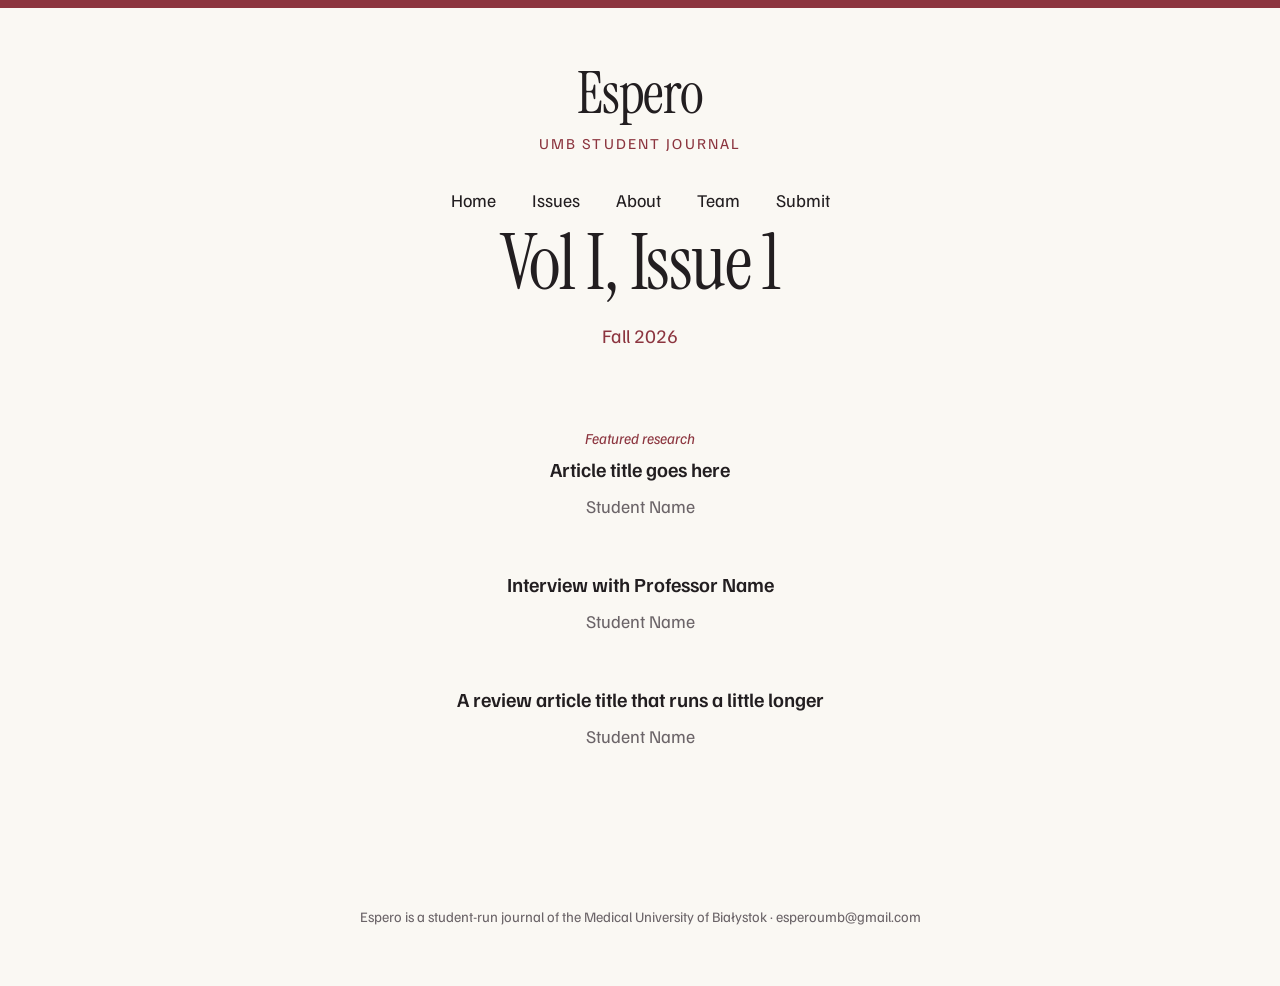
<file: issues/vol-1-issue-1.html>
<!doctype html><html lang="en"><head><meta charset="utf-8"><meta name="viewport" content="width=device-width,initial-scale=1"><meta name="description" content="Espero is a student-run journal of the Medical University of Białystok: research summaries, reviews, interviews and essays on medicine, science and the human experience."><meta property="og:site_name" content="Espero"><meta property="og:description" content="Student writing on medicine, science and the human experience from the Medical University of Białystok."><meta name="theme-color" content="#8C353F"><link rel="preconnect" href="https://fonts.googleapis.com"><link rel="preconnect" href="https://fonts.gstatic.com" crossorigin><link href="https://fonts.googleapis.com/css2?family=Familjen+Grotesk:wght@400;600&family=Instrument+Serif&display=swap" rel="stylesheet"><title>Vol I, Issue 1 – Espero</title><style>:root{--bg:#FAF8F3;--ink:#221E20;--muted:#6b6468;--wine:#8C353F;--pink:#D8B0BC;--navy:#33475A}
*{box-sizing:border-box;margin:0}
body{background:var(--bg);color:var(--ink);font:18px/1.75 "Familjen Grotesk",system-ui,sans-serif;text-align:center}
a{color:inherit;text-decoration:none}
a:focus-visible{outline:3px solid var(--wine);outline-offset:3px}
h1,h2,h3,.mark{font-family:"Instrument Serif",Georgia,serif;font-weight:400;letter-spacing:-.02em;line-height:1.05}
.wrap{max-width:780px;margin:0 auto;padding:0 24px}
header{padding:56px 24px 0;border-top:8px solid var(--wine)}
.mark{display:inline-block;font-size:3.6rem}
nav{margin-top:22px}
nav>a,.dd>a{display:inline-block;margin:0 18px;padding:6px 0}
nav a:hover{color:var(--wine)}
.dd{position:relative;display:inline-block}
.dd ul{display:none;position:absolute;top:100%;left:50%;transform:translateX(-50%);z-index:5;list-style:none;padding:12px 24px;background:var(--bg);border:1px solid #ddd6cc;white-space:nowrap}
.dd:hover ul,.dd:focus-within ul{display:block}
.dd li a{display:block;padding:5px 0}
main{padding:90px 0 20px}
.hero h1{font-size:clamp(2.6rem,7vw,4.2rem);max-width:13em;margin:0 auto 56px}
.lead{max-width:33em;margin:0 auto}
.lead p{margin-bottom:1.6em}
.issue h1{font-size:clamp(2.8rem,9vw,4.8rem)}
.issue p{margin:16px 0 72px;color:var(--wine);font-size:1.2rem}
.entry{margin-bottom:48px}
.entry a{font-weight:600;font-size:1.25rem;line-height:1.4;display:inline-block;max-width:32em}
.entry a:hover{color:var(--wine)}
.entry .by{color:var(--muted);margin-top:4px}
.entry .tag{display:block;color:var(--wine);font-style:italic;font-size:.95rem;margin-bottom:4px}
.text{text-align:left}
.text p{margin-bottom:1.5em}
.btn{display:inline-block;margin-top:24px;padding:14px 32px;background:var(--wine);color:#fff;font-weight:600}
.btn:hover{background:var(--navy)}
.sub{display:block;margin-top:6px;font-size:.95rem;letter-spacing:.14em;text-transform:uppercase;color:var(--wine)}
footer{margin-top:120px;padding:32px 24px 56px;font-size:.9rem;color:var(--muted)}</style></head><body><header><a class="mark" href="../index.html">Espero</a><span class="sub">UMB Student Journal</span><nav><a href="../index.html">Home</a><a href="../issues.html">Issues</a><a href="../about.html">About</a><a href="../team.html">Team</a><a href="../submit.html">Submit</a></nav></header><main class="wrap"><div class="issue"><h1>Vol I, Issue 1</h1><p>Fall 2026</p></div><div class="entry"><span class="tag">Featured research</span><a href="../articles/example-article-1.html">Article title goes here</a><div class="by">Student Name</div></div><div class="entry"><a href="../articles/example-article-2.html">Interview with Professor Name</a><div class="by">Student Name</div></div><div class="entry"><a href="../articles/example-article-3.html">A review article title that runs a little longer</a><div class="by">Student Name</div></div></main><footer>Espero is a student-run journal of the Medical University of Białystok · <a href="mailto:esperoumb@gmail.com">esperoumb@gmail.com</a></footer></body></html>
</file>
